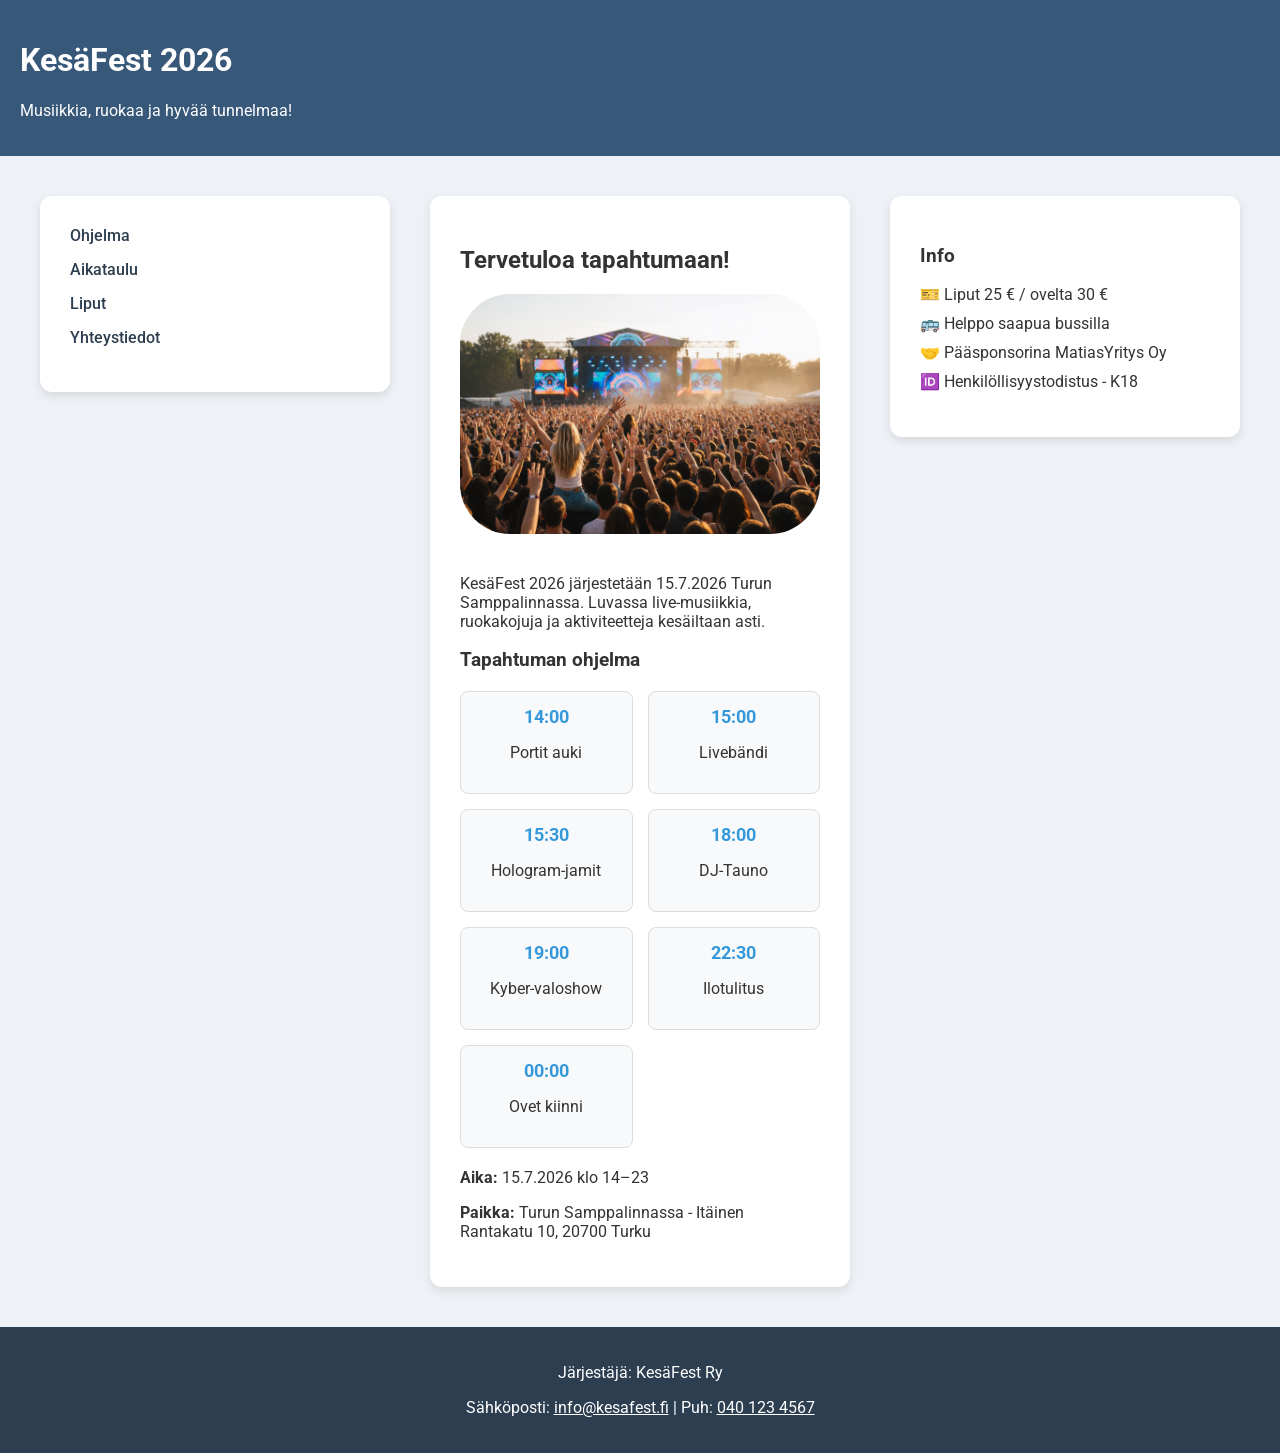
<file: index.html>
<!DOCTYPE html>
<html lang="fi">
<head>
    <meta charset="UTF-8">
    <meta name="viewport" content="width=device-width, initial-scale=1.0">
    <title>KesäFest 2026 – Musiikkitapahtuma Turussa 15.7.2026</title>
     <meta name="description" content="KesäFest 2026 järjestetään 15.7.2026 Turun Samppalinnassa. Luvassa live-musiikkia, ruokakojuja, DJ-Tauno ja upea ilotulitus. Liput 25 €.">  
    <link rel="stylesheet" href="styles2.css">
    <link href="https://fonts.googleapis.com/css2?family=Roboto:wght@400;700&display=swap" rel="stylesheet">
</head>

<body>

    <header> 
        <div class="header-content">
            <h1>KesäFest 2026</h1>
            <p>Musiikkia, ruokaa ja hyvää tunnelmaa!</p>
        </div>
    </header>

    <div class="layout">

        <nav class="card">
            <a href="#ohjelma">Ohjelma</a>
            <a href="#aikataulu">Aikataulu</a>
            <a href="#liput">Liput</a>
            <a href="#yhteystiedot">Yhteystiedot</a>
        </nav>

        <main class="card"> <!-- Pääsisältö -->
            <h2>Tervetuloa tapahtumaan!</h2>
            
            <img src="festtari3.png" alt="KesäFest 2026 -tapahtuma-alue Turun Samppalinnassa kesäiltana">

            <p>
                KesäFest 2026 järjestetään 15.7.2026 Turun Samppalinnassa.
                Luvassa live-musiikkia, ruokakojuja ja aktiviteetteja kesäiltaan asti.
            </p>

            <section id="ohjelma">
                <h3>Tapahtuman ohjelma</h3>
                <div class="ohjelma-grid">
                    <div class="ohjelma-kortti"><strong>14:00</strong><p>Portit auki</p></div>
                    <div class="ohjelma-kortti"><strong>15:00</strong><p>Livebändi</p></div>
                    <div class="ohjelma-kortti"><strong>15:30</strong><p>Hologram-jamit</p></div>
                    <div class="ohjelma-kortti"><strong>18:00</strong><p>DJ-Tauno</p></div>
                    <div class="ohjelma-kortti"><strong>19:00</strong><p>Kyber-valoshow</p></div>
                    <div class="ohjelma-kortti"><strong>22:30</strong><p>Ilotulitus</p></div>
                    <div class="ohjelma-kortti"><strong>00:00</strong><p>Ovet kiinni</p></div>
                </div>
            </section>

            <p style="margin-top: 20px;"><strong>Aika:</strong> 15.7.2026 klo 14–23</p>
            <p><strong>Paikka:</strong> Turun Samppalinnassa - Itäinen Rantakatu 10, 20700 Turku</p>
        </main>

        <aside class="right card">
            <h3>Info</h3>
            <ul style="list-style: none; padding-left: 0;">
                <li>🎫 Liput 25 € / ovelta 30 €</li>
                <li>🚌 Helppo saapua bussilla</li>
                <li>🤝 Pääsponsorina MatiasYritys Oy</li>
                <li>🆔 Henkilöllisyystodistus - K18</li>
            </ul>
        </aside>

    </div> <!-- layout -->

    <footer>
        <p>Järjestäjä: KesäFest Ry</p>
        <p>
            Sähköposti: <a href="mailto:info@kesafest.fi" style="color: white;">info@kesafest.fi</a> | 
            Puh: <a href="tel:+358401234567" ">040 123 4567</a>
        </p>
    </footer>

</body>
</html>
</file>
<file: styles2.css>
/* 1. PERUSASSETTELU */
* {
    box-sizing: border-box;
}

body { /* Perusasetukset koko sivulle */
    margin: 0;
    font-family: 'Roboto', sans-serif;
    background-color: #eef1f5;
    color: #333;
    display: flex;
    flex-direction: column;
    min-height: 100vh;
}

header { /* Yläosa */
    background: #375879; 
    color: white; 
    padding: 20px; 
}

/* 2. LAYOUT JA NAVIGAATIO */
  .layout {
    display: grid;
    grid-template-columns: 350px 2fr 350px;
    gap: 40px;
    max-width: 1800px;
    margin: 40px auto;
    padding: 0 40px;
}


nav, aside { /* Navigaatio ja sivupalkki */
    height: fit-content;
    background: #f4f6f8;         
    border-radius: 15px;          
    box-shadow: 0 4px 10px rgba(0,0,0,0.1);  
    
}

nav a { /* Navigaatiolinkit */
    display: block;
    margin-bottom: 15px;
    text-decoration: none;
    color: #2c3e50;
    font-weight: 500;
    
}

nav a:hover { /* Hover-efekti navigaatiolinkeille */
    background-color: #3498db;
    padding-left: 10px;
    border-radius: 8px;
   
}


/* 3. SISÄLTÖKORTIT */
.card {
    background: white;
    padding: 30px;
    border-radius: 12px;
    box-shadow: 0 4px 10px rgba(0,0,0,0.1);
    

}

/* 4. OHJELMA-RUUDUKKO */
.ohjelma-grid {
    display: grid;
    grid-template-columns: repeat(auto-fit, minmax(150px, 1fr));
    gap: 15px;
    margin: 20px 0;
}

.ohjelma-kortti { /* Ohjelma-kortti */
    background: #f8f9fa;
    padding: 15px;
    border-radius: 8px;
    border: 1px solid #ddd;
    text-align: center;
    transition: all 0.3s ease;
    cursor: pointer;
}

.ohjelma-kortti:hover { /* Hover-efekti ohjelma-korteille */
    transform: translateY(-5px);
    box-shadow: 0 10px 20px rgba(0, 0, 0, 0.1);
    border-color: #3498db;
    background: #ffffff;
}

.ohjelma-kortti strong { /* Ohjelma-korttien otsikot */
    display: block;
    color: #3498db;
    font-size: 1.1rem;
}

/* 5. RESPONSIIVISUUS */
@media (max-width: 1100px) {
    .layout {
        grid-template-columns: 1fr;
        gap: 20px;
        padding: 0 15px;
    }
}

footer { /* Alatiedot */
    background: #2c3e50; 
    color: white; 
    padding: 20px; 
    text-align: center; 
    margin-top: auto;
}

footer a { /* Alatiedot linkit */
    color: white;
}

li { /* Listaelementit */
  margin-bottom: 10px;
}

main img { /* Pääsisällön kuva */
    width: 100%;
    height: auto;
    border-radius: 50px;
    margin-bottom: 20px;
}
</file>
